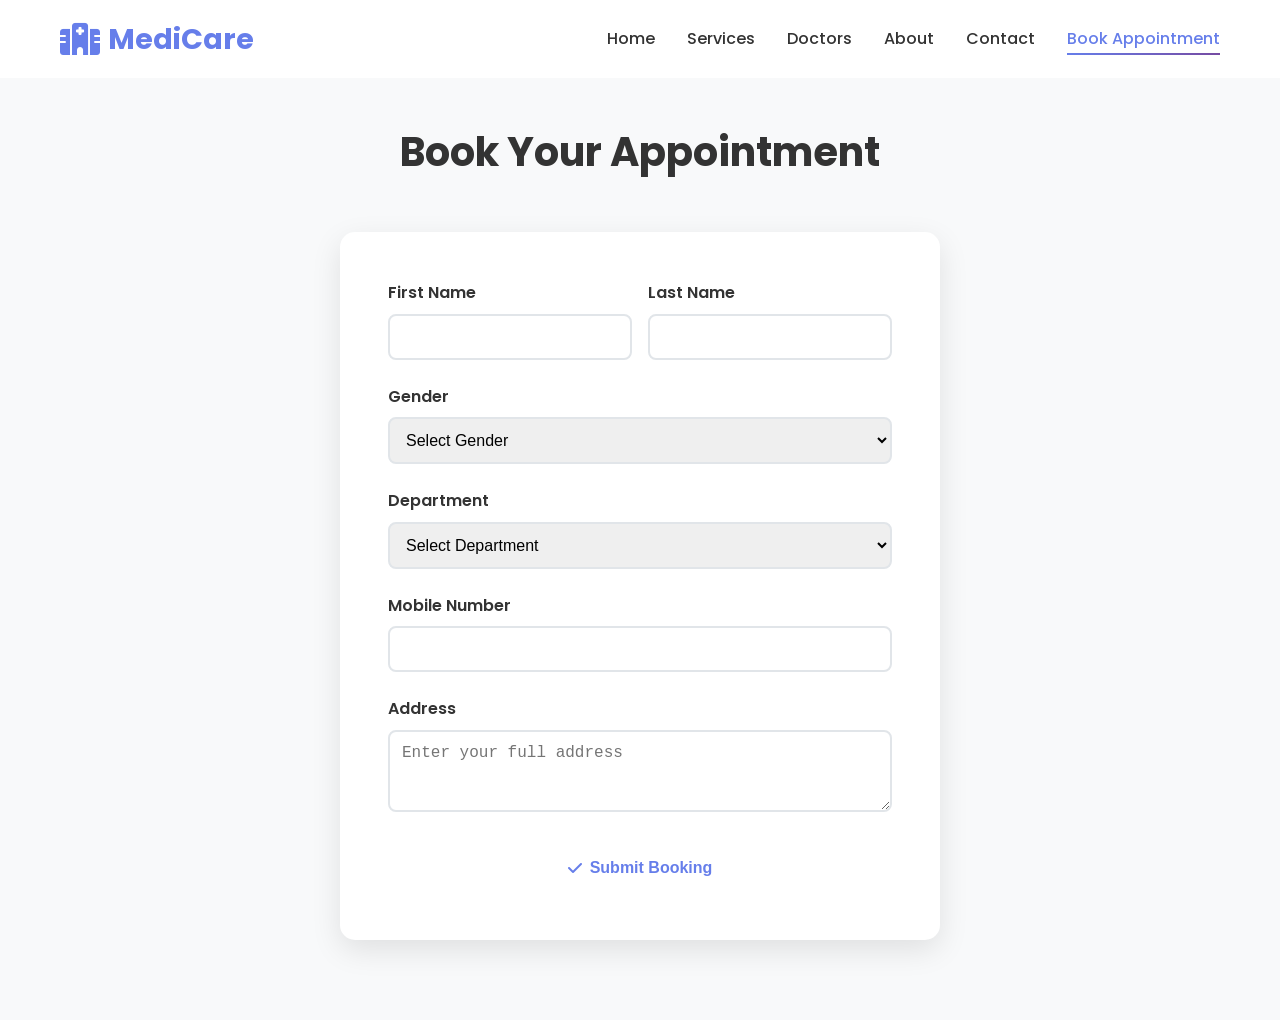
<file: booking.html>
<!DOCTYPE html>
<html lang="en">
<head>
    <meta charset="UTF-8">
    <meta name="viewport" content="width=device-width, initial-scale=1.0">
    <title>Book Appointment - MediCare Hospital</title>
    <link rel="stylesheet" href="style.css">
    <link href="https://cdnjs.cloudflare.com/ajax/libs/font-awesome/6.0.0/css/all.min.css" rel="stylesheet">
    <link href="https://fonts.googleapis.com/css2?family=Poppins:wght@300;400;500;600;700&display=swap" rel="stylesheet">
</head>
<body>
    <!-- Navigation -->
    <nav class="navbar">
        <div class="nav-container">
            <div class="nav-logo">
                <i class="fas fa-hospital"></i>
                <span>MediCare</span>
            </div>
            <ul class="nav-menu">
                <li><a href="index.html" class="nav-link">Home</a></li>
                <li><a href="index.html#services" class="nav-link">Services</a></li>
                <li><a href="index.html#doctors" class="nav-link">Doctors</a></li>
                <li><a href="index.html#about" class="nav-link">About</a></li>
                <li><a href="index.html#contact" class="nav-link">Contact</a></li>
                <li><a href="booking.html" class="nav-link active">Book Appointment</a></li>
            </ul>
            <div class="hamburger">
                <span></span>
                <span></span>
                <span></span>
            </div>
        </div>
    </nav>

    <!-- Booking Section -->
    <section class="booking-section">
        <div class="container">
            <h1 class="section-title">Book Your Appointment</h1>
            <div class="booking-form-container">
                <form id="bookingForm" class="booking-form">
                    <div class="form-row">
                        <div class="form-group">
                            <label for="firstName">First Name</label>
                            <input type="text" id="firstName" name="firstName" required>
                        </div>
                        <div class="form-group">
                            <label for="lastName">Last Name</label>
                            <input type="text" id="lastName" name="lastName" required>
                        </div>
                    </div>
                    <div class="form-group">
                        <label for="gender">Gender</label>
                        <select id="gender" name="gender" required>
                            <option value="">Select Gender</option>
                            <option value="Male">Male</option>
                            <option value="Female">Female</option>
                            <option value="Other">Other</option>
                        </select>
                    </div>
                    <div class="form-group">
                        <label for="department">Department</label>
                        <select id="department" name="department" required>
                            <option value="">Select Department</option>
                            <option value="Cardiology">Cardiology</option>
                            <option value="Dentistry">Dentistry</option>
                            <option value="Neurology">Neurology</option>
                            <option value="Pediatrics">Pediatrics</option>
                            <option value="Orthopedics">Orthopedics</option>
                            <option value="Dermatology">Dermatology</option>
                            <option value="General Medicine">General Medicine</option>
                        </select>
                    </div>
                    <div class="form-group">
                        <label for="mobile">Mobile Number</label>
                        <input type="tel" id="mobile" name="mobile" required pattern="[0-9]{10}">
                    </div>
                    <div class="form-group">
                        <label for="address">Address</label>
                        <textarea id="address" name="address" rows="3" required placeholder="Enter your full address"></textarea>
                    </div>
                    <button type="submit" class="cta-btn primary full-width">
                        <i class="fas fa-check"></i>
                        Submit Booking
                    </button>
                </form>
            </div>
        </div>
    </section>

    <!-- Success Modal -->
    <div id="successModal" class="modal">
        <div class="modal-content success-modal">
            <div class="success-icon">
                <i class="fas fa-check-circle"></i>
            </div>
            <h2>Booking Successful!</h2>
            <p>Your appointment has been successfully submitted.</p>
            <div class="token-info">
                <h3>Registration Number</h3>
                <div class="token-number" id="tokenNumber"></div>
            </div>
            <button onclick="closeSuccessModal()" class="cta-btn primary">Close</button>
        </div>
    </div>

    <script src="script.js"></script>
</body>
</html>
</file>
<file: style.css>
* {
    margin: 0;
    padding: 0;
    box-sizing: border-box;
}

body {
    font-family: 'Poppins', sans-serif;
    line-height: 1.6;
    color: #333;
    overflow-x: hidden;
}

.container {
    max-width: 1200px;
    margin: 0 auto;
    padding: 0 20px;
}

/* Loader */
.loader {
    position: fixed;
    top: 0;
    left: 0;
    width: 100%;
    height: 100%;
    background: linear-gradient(135deg, #667eea 0%, #764ba2 100%);
    display: flex;
    justify-content: center;
    align-items: center;
    z-index: 9999;
    transition: opacity 0.5s ease;
}

.loader.hidden {
    opacity: 0;
    pointer-events: none;
}

.loader-content {
    text-align: center;
    color: white;
}

.loader-content i {
    font-size: 4rem;
    margin-bottom: 1rem;
    animation: heartbeat 1.5s ease-in-out infinite;
}

.loader-content h2 {
    font-size: 2.5rem;
    margin-bottom: 2rem;
    font-weight: 700;
}

.loader-bar {
    width: 200px;
    height: 4px;
    background: rgba(255,255,255,0.3);
    margin: 0 auto;
    border-radius: 2px;
    overflow: hidden;
}

.loader-bar::after {
    content: '';
    width: 50%;
    height: 100%;
    background: white;
    animation: load 2s infinite;
}

@keyframes heartbeat {
    0%, 100% { transform: scale(1); }
    50% { transform: scale(1.1); }
}

@keyframes load {
    0% { transform: translateX(-100%); }
    100% { transform: translateX(300%); }
}

/* Navbar */
.navbar {
    position: fixed;
    top: 0;
    width: 100%;
    background: rgba(255, 255, 255, 0.95);
    backdrop-filter: blur(10px);
    z-index: 1000;
    padding: 1rem 0;
    transition: all 0.3s ease;
}

.nav-container {
    max-width: 1200px;
    margin: 0 auto;
    padding: 0 20px;
    display: flex;
    justify-content: space-between;
    align-items: center;
}

.nav-logo {
    display: flex;
    align-items: center;
    font-size: 1.8rem;
    font-weight: 700;
    color: #667eea;
}

.nav-logo i {
    margin-right: 0.5rem;
    font-size: 2rem;
}

.nav-menu {
    display: flex;
    list-style: none;
    gap: 2rem;
}

.nav-menu.active {
    display: flex;
    flex-direction: column;
    position: absolute;
    top: 100%;
    left: 0;
    right: 0;
    background: rgba(255, 255, 255, 0.95);
    backdrop-filter: blur(10px);
    padding: 1rem;
    gap: 1rem;
}

.nav-link {
    text-decoration: none;
    color: #333;
    font-weight: 500;
    transition: color 0.3s ease;
    position: relative;
}

.nav-link:hover,
.nav-link.active {
    color: #667eea;
}

.nav-link::after {
    content: '';
    position: absolute;
    bottom: -5px;
    left: 0;
    width: 0;
    height: 2px;
    background: linear-gradient(90deg, #667eea, #764ba2);
    transition: width 0.3s ease;
}

.nav-link:hover::after,
.nav-link.active::after {
    width: 100%;
}

.hamburger {
    display: none;
    flex-direction: column;
    cursor: pointer;
    background: none;
    border: none;
    padding: 0.5rem;
}

.hamburger span {
    width: 25px;
    height: 3px;
    background: #333;
    margin: 3px 0;
    transition: 0.3s;
    display: block;
}

.profile-btn {
    display: flex;
    align-items: center;
    gap: 0.5rem;
    padding: 0.5rem 1rem;
    background: #667eea;
    color: white;
    border-radius: 25px;
    text-decoration: none;
    transition: background 0.3s ease;
}

.profile-btn:hover {
    background: #5a67d8;
}

/* Hero Section */
.hero {
    padding: 120px 0 80px;
    background: linear-gradient(135deg, #667eea 0%, #764ba2 100%);
    color: white;
    min-height: 100vh;
    display: flex;
    align-items: center;
}

.hero-content {
    max-width: 600px;
}

.hero h1 {
    font-size: 3.5rem;
    font-weight: 700;
    margin-bottom: 1rem;
}

.gradient-text {
    background: linear-gradient(90deg, #ffd89b, #19547b);
    -webkit-background-clip: text;
    -webkit-text-fill-color: transparent;
    background-clip: text;
}

.hero p {
    font-size: 1.2rem;
    margin-bottom: 2rem;
    opacity: 0.9;
}

.search-container {
    display: flex;
    gap: 1rem;
    margin-bottom: 3rem;
}

.search-box {
    flex: 1;
    position: relative;
}

.search-box i {
    position: absolute;
    left: 15px;
    top: 50%;
    transform: translateY(-50%);
    color: #667eea;
}

.search-box input {
    width: 100%;
    padding: 15px 15px 15px 45px;
    border: none;
    border-radius: 50px;
    font-size: 1rem;
    box-shadow: 0 5px 15px rgba(0,0,0,0.1);
}

.search-suggestions {
    position: absolute;
    top: 100%;
    left: 0;
    right: 0;
    background: white;
    border-radius: 10px;
    box-shadow: 0 5px 15px rgba(0,0,0,0.1);
    display: none;
    z-index: 10;
}

.search-suggestions div {
    padding: 10px 15px;
    cursor: pointer;
    border-bottom: 1px solid #eee;
}

.search-suggestions div:hover {
    background: #f8f9fa;
}

.cta-btn {
    padding: 15px 30px;
    border: none;
    border-radius: 50px;
    font-size: 1rem;
    font-weight: 600;
    cursor: pointer;
    transition: all 0.3s ease;
    text-decoration: none;
    display: inline-flex;
    align-items: center;
    gap: 0.5rem;
}

.cta-btn.primary {
    background: white;
    color: #667eea;
}

.cta-btn.primary:hover {
    background: #f8f9fa;
    transform: translateY(-2px);
    box-shadow: 0 10px 25px rgba(0,0,0,0.2);
}

.hero-stats {
    display: flex;
    gap: 2rem;
    margin-top: 4rem;
}

.stat {
    text-align: center;
}

.stat h3 {
    font-size: 2.5rem;
    font-weight: 700;
    margin-bottom: 0.5rem;
}

.stat p {
    opacity: 0.9;
}

/* Sections */
section {
    padding: 80px 0;
}

.section-title {
    font-size: 2.5rem;
    font-weight: 700;
    text-align: center;
    margin-bottom: 3rem;
    color: #333;
}

/* Services */
.services {
    background: #f8f9fa;
}

.services-grid {
    display: grid;
    grid-template-columns: repeat(auto-fit, minmax(250px, 1fr));
    gap: 2rem;
}

.service-card {
    background: white;
    padding: 2rem;
    border-radius: 15px;
    text-align: center;
    box-shadow: 0 5px 15px rgba(0,0,0,0.1);
    transition: transform 0.3s ease;
    cursor: pointer;
}

.service-card:hover {
    transform: translateY(-5px);
}

.service-icon {
    width: 80px;
    height: 80px;
    background: linear-gradient(135deg, #667eea, #764ba2);
    border-radius: 50%;
    display: flex;
    align-items: center;
    justify-content: center;
    margin: 0 auto 1rem;
    color: white;
    font-size: 2rem;
}

.service-card h3 {
    font-size: 1.5rem;
    margin-bottom: 0.5rem;
}

.service-card p {
    color: #666;
}

/* Doctors */
.doctors-grid {
    display: grid;
    grid-template-columns: repeat(auto-fit, minmax(300px, 1fr));
    gap: 2rem;
}

.doctor-card {
    background: white;
    border-radius: 15px;
    overflow: hidden;
    box-shadow: 0 5px 15px rgba(0,0,0,0.1);
    transition: transform 0.3s ease;
}

.doctor-card:hover {
    transform: translateY(-5px);
}

.doctor-image {
    position: relative;
    height: 300px;
    overflow: hidden;
}

.doctor-image img {
    width: 100%;
    height: 100%;
    object-fit: cover;
}

.doctor-status {
    position: absolute;
    top: 10px;
    right: 10px;
    width: 15px;
    height: 15px;
    border-radius: 50%;
    border: 2px solid white;
}

.doctor-status.online {
    background: #4caf50;
}

.doctor-status.offline {
    background: #f44336;
}

.doctor-info {
    padding: 1.5rem;
}

.doctor-info h3 {
    font-size: 1.3rem;
    margin-bottom: 0.5rem;
}

.specialty {
    color: #667eea;
    font-weight: 600;
    margin-bottom: 1rem;
}

.rating {
    display: flex;
    align-items: center;
    gap: 0.5rem;
    margin-bottom: 1rem;
}

.rating i {
    color: #ffd700;
}

.rating span {
    color: #666;
    font-size: 0.9rem;
}

.btn-book {
    width: 100%;
    padding: 12px;
    background: linear-gradient(135deg, #667eea, #764ba2);
    color: white;
    border: none;
    border-radius: 8px;
    font-weight: 600;
    cursor: pointer;
    transition: background 0.3s ease;
}

.btn-book:hover {
    background: linear-gradient(135deg, #5a67d8, #6b46c1);
}

/* About Section */
.about {
    background: white;
}

.about-content {
    display: grid;
    grid-template-columns: 1fr 2fr;
    gap: 3rem;
    align-items: center;
}

.about-text p {
    font-size: 1.1rem;
    line-height: 1.8;
    color: #666;
}

.stats-grid {
    display: grid;
    grid-template-columns: repeat(2, 1fr);
    gap: 2rem;
}

.stat-card {
    background: white;
    padding: 2rem;
    border-radius: 15px;
    text-align: center;
    box-shadow: 0 5px 15px rgba(0,0,0,0.1);
    border: 2px solid #f8f9fa;
}

.stat-icon {
    width: 60px;
    height: 60px;
    background: linear-gradient(135deg, #667eea, #764ba2);
    border-radius: 50%;
    display: flex;
    align-items: center;
    justify-content: center;
    margin: 0 auto 1rem;
    color: white;
    font-size: 1.5rem;
}

.stat-card h3 {
    font-size: 2rem;
    font-weight: 700;
    margin-bottom: 0.5rem;
    color: #333;
}

.stat-card p {
    color: #666;
}

/* Modal */
.modal {
    display: none;
    position: fixed;
    z-index: 2000;
    left: 0;
    top: 0;
    width: 100%;
    height: 100%;
    background: rgba(0,0,0,0.5);
    backdrop-filter: blur(5px);
}

.modal-content {
    background: white;
    margin: 5% auto;
    padding: 2rem;
    border-radius: 15px;
    width: 90%;
    max-width: 600px;
    position: relative;
    animation: modalFadeIn 0.3s ease;
}

@keyframes modalFadeIn {
    from { opacity: 0; transform: translateY(-50px); }
    to { opacity: 1; transform: translateY(0); }
}

.close {
    position: absolute;
    right: 20px;
    top: 20px;
    font-size: 2rem;
    cursor: pointer;
    color: #666;
}

.close:hover {
    color: #333;
}

.modal h2 {
    margin-bottom: 2rem;
    color: #333;
    display: flex;
    align-items: center;
    gap: 0.5rem;
}

.form-group {
    margin-bottom: 1.5rem;
}

.form-row {
    display: grid;
    grid-template-columns: 1fr 1fr;
    gap: 1rem;
}

.form-group label {
    display: block;
    margin-bottom: 0.5rem;
    font-weight: 600;
    color: #333;
}

.form-group input,
.form-group select,
.form-group textarea {
    width: 100%;
    padding: 12px;
    border: 2px solid #e1e5e9;
    border-radius: 8px;
    font-size: 1rem;
    transition: border-color 0.3s ease;
}

.form-group input:focus,
.form-group select:focus,
.form-group textarea:focus {
    outline: none;
    border-color: #667eea;
}

.cta-btn.full-width {
    width: 100%;
    justify-content: center;
}

/* Dashboard */
.dashboard {
    max-width: 800px;
}

#appointmentsList {
    margin-top: 2rem;
}

/* Footer */
.footer {
    background: #2d3748;
    color: white;
    padding: 3rem 0 1rem;
}

.footer-content {
    display: grid;
    grid-template-columns: repeat(auto-fit, minmax(250px, 1fr));
    gap: 2rem;
}

.footer-section h3 {
    margin-bottom: 1rem;
    color: white;
}

.footer-section p {
    margin-bottom: 1rem;
    opacity: 0.8;
}

.footer-links {
    list-style: none;
}

.footer-links li {
    margin-bottom: 0.5rem;
}

.footer-links a {
    color: #cbd5e0;
    text-decoration: none;
    transition: color 0.3s ease;
}

.footer-links a:hover {
    color: #667eea;
}

.social-links {
    display: flex;
    gap: 1rem;
    margin-top: 1rem;
}

.social-links a {
    width: 40px;
    height: 40px;
    background: #4a5568;
    border-radius: 50%;
    display: flex;
    align-items: center;
    justify-content: center;
    color: white;
    text-decoration: none;
    transition: background 0.3s ease;
}

.social-links a:hover {
    background: #667eea;
}

.footer-bottom {
    margin-top: 3rem;
    padding-top: 2rem;
    border-top: 1px solid #4a5568;
    text-align: center;
    opacity: 0.8;
}

/* Responsive */
@media (max-width: 768px) {
    .nav-menu {
        display: none;
    }
    
    .hamburger {
        display: flex;
    }
    
    .hero h1 {
        font-size: 2.5rem;
    }
    
    .search-container {
        flex-direction: column;
    }
    
    .hero-stats {
        flex-direction: column;
        gap: 1rem;
    }
    
    .about-content {
        grid-template-columns: 1fr;
        text-align: center;
    }
    
    .stats-grid {
        grid-template-columns: 1fr;
    }
    
    .form-row {
        grid-template-columns: 1fr;
    }
}

/* Booking Section */
.booking-section {
    padding: 120px 0 80px;
    background: #f8f9fa;
    min-height: 100vh;
}

.booking-form-container {
    max-width: 600px;
    margin: 0 auto;
    background: white;
    padding: 3rem;
    border-radius: 15px;
    box-shadow: 0 10px 30px rgba(0,0,0,0.1);
}

.booking-form {
    width: 100%;
}

.booking-form .form-group {
    margin-bottom: 1.5rem;
}

.booking-form .form-row {
    display: grid;
    grid-template-columns: 1fr 1fr;
    gap: 1rem;
}

.booking-form label {
    display: block;
    margin-bottom: 0.5rem;
    font-weight: 600;
    color: #333;
}

.booking-form input,
.booking-form select,
.booking-form textarea {
    width: 100%;
    padding: 12px;
    border: 2px solid #e1e5e9;
    border-radius: 8px;
    font-size: 1rem;
    transition: border-color 0.3s ease;
}

.booking-form input:focus,
.booking-form select:focus,
.booking-form textarea:focus {
    outline: none;
    border-color: #667eea;
}

.booking-form textarea {
    resize: vertical;
    min-height: 80px;
}

/* Success Modal */
.success-modal {
    text-align: center;
    max-width: 400px;
}

.success-icon {
    font-size: 4rem;
    color: #4caf50;
    margin-bottom: 1rem;
}

.success-modal h2 {
    color: #333;
    margin-bottom: 1rem;
}

.success-modal p {
    color: #666;
    margin-bottom: 2rem;
}

.token-info {
    background: #f8f9fa;
    padding: 1.5rem;
    border-radius: 10px;
    margin-bottom: 2rem;
}

.token-info h3 {
    color: #333;
    margin-bottom: 0.5rem;
    font-size: 1.1rem;
}

.token-number {
    font-size: 1.5rem;
    font-weight: 700;
    color: #667eea;
    background: white;
    padding: 0.5rem 1rem;
    border-radius: 8px;
    border: 2px solid #667eea;
    display: inline-block;
}
</file>
